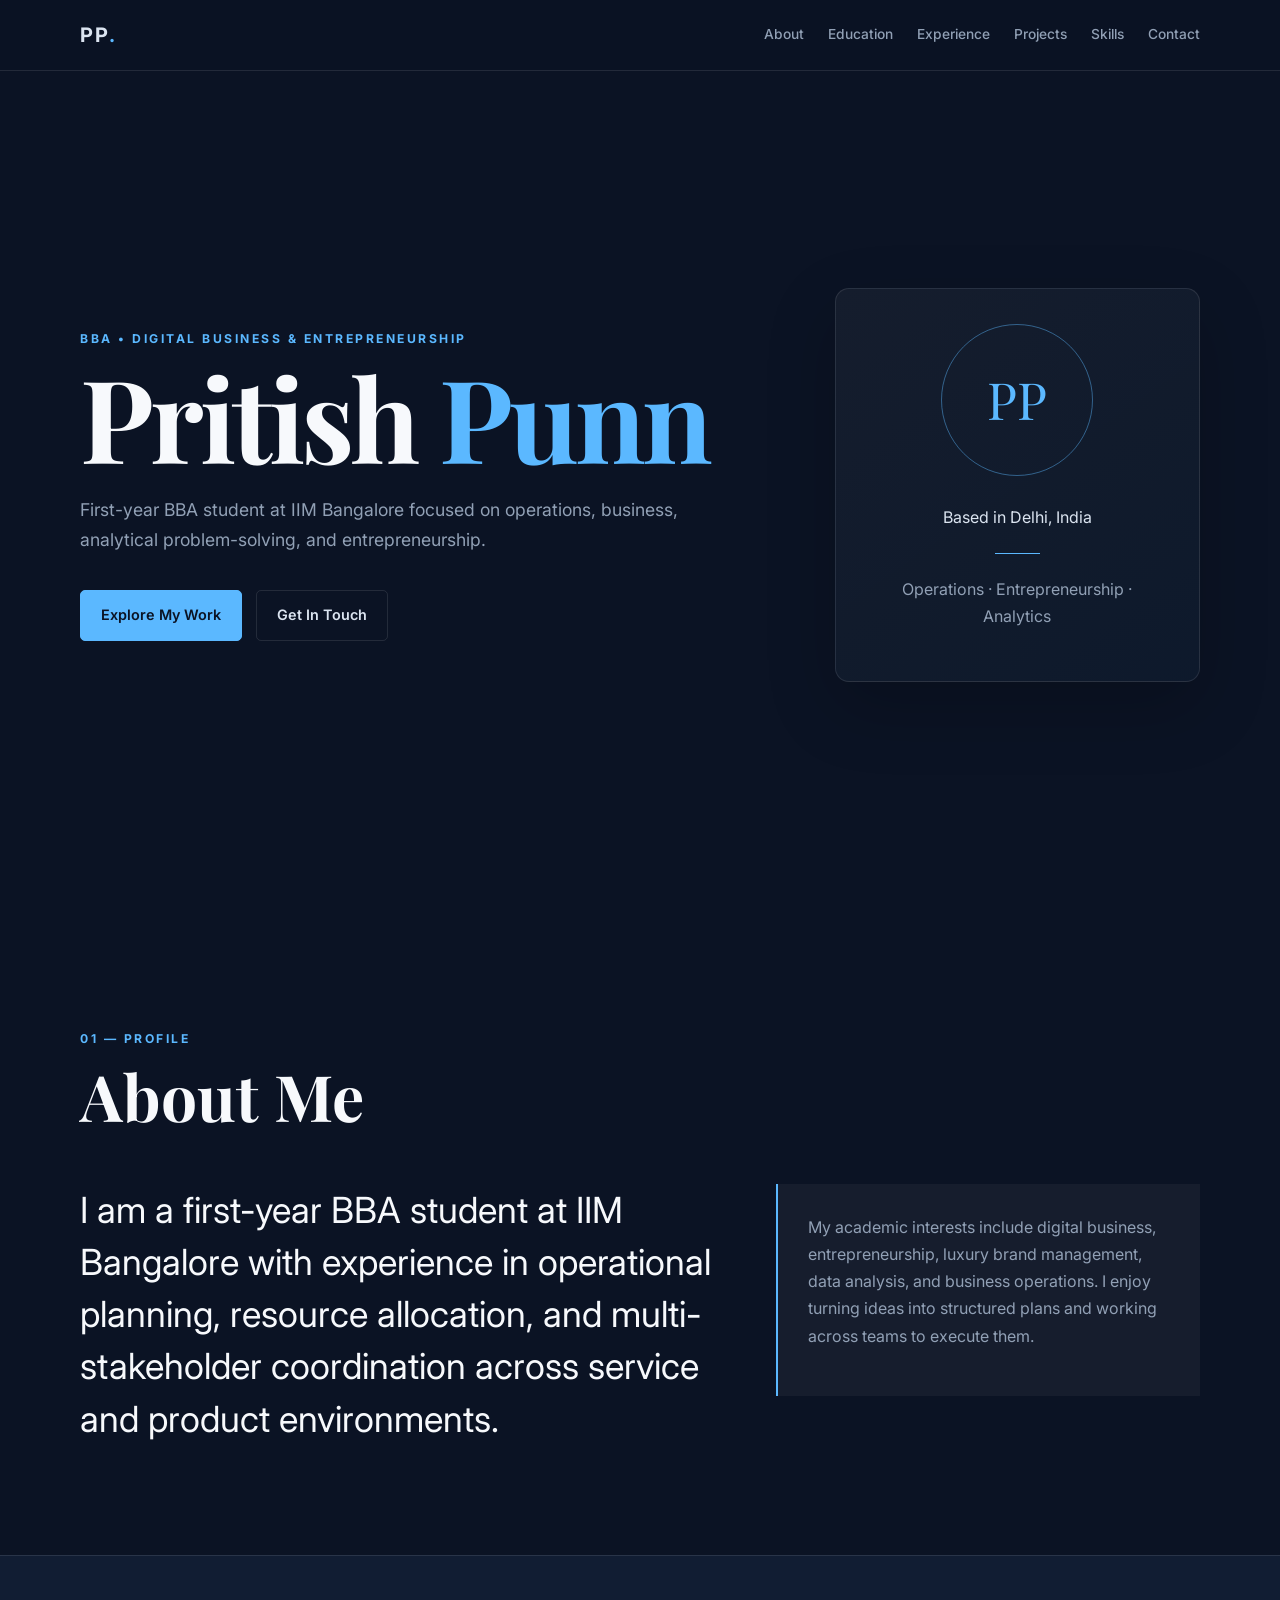
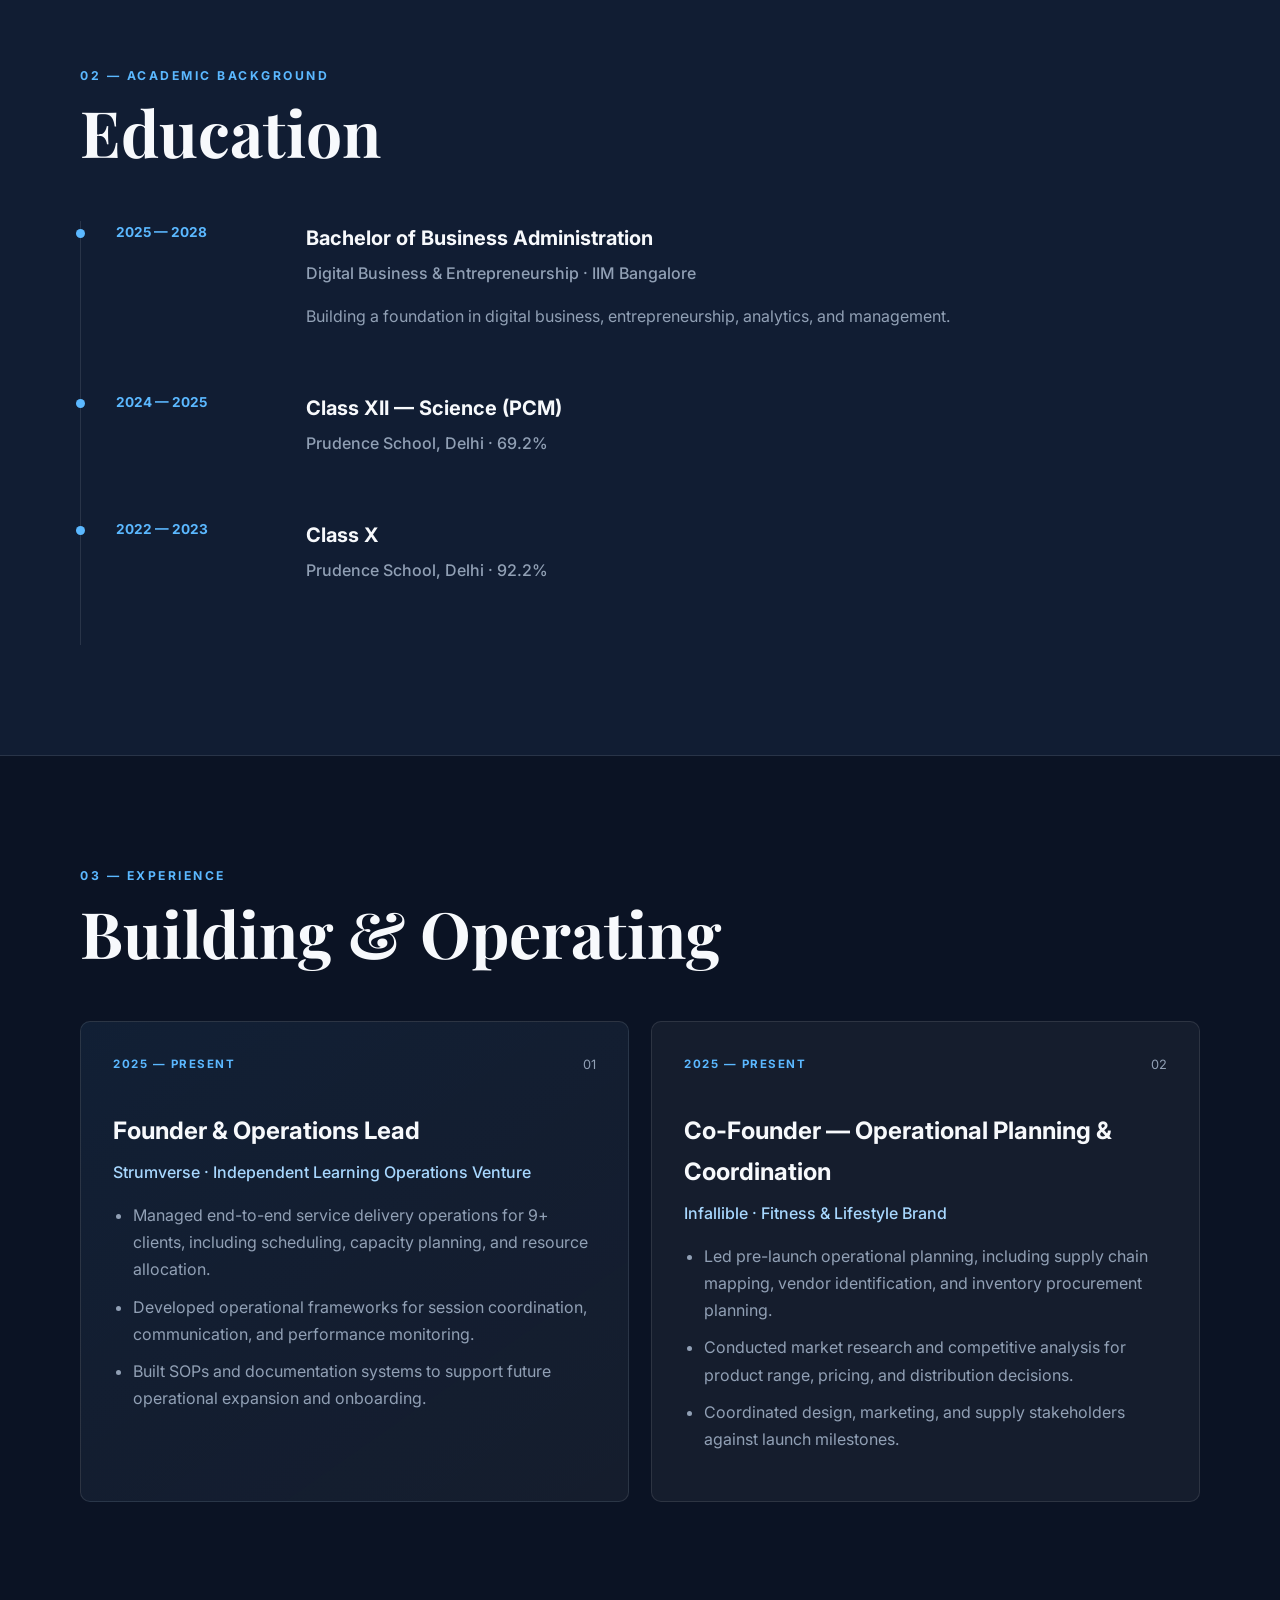
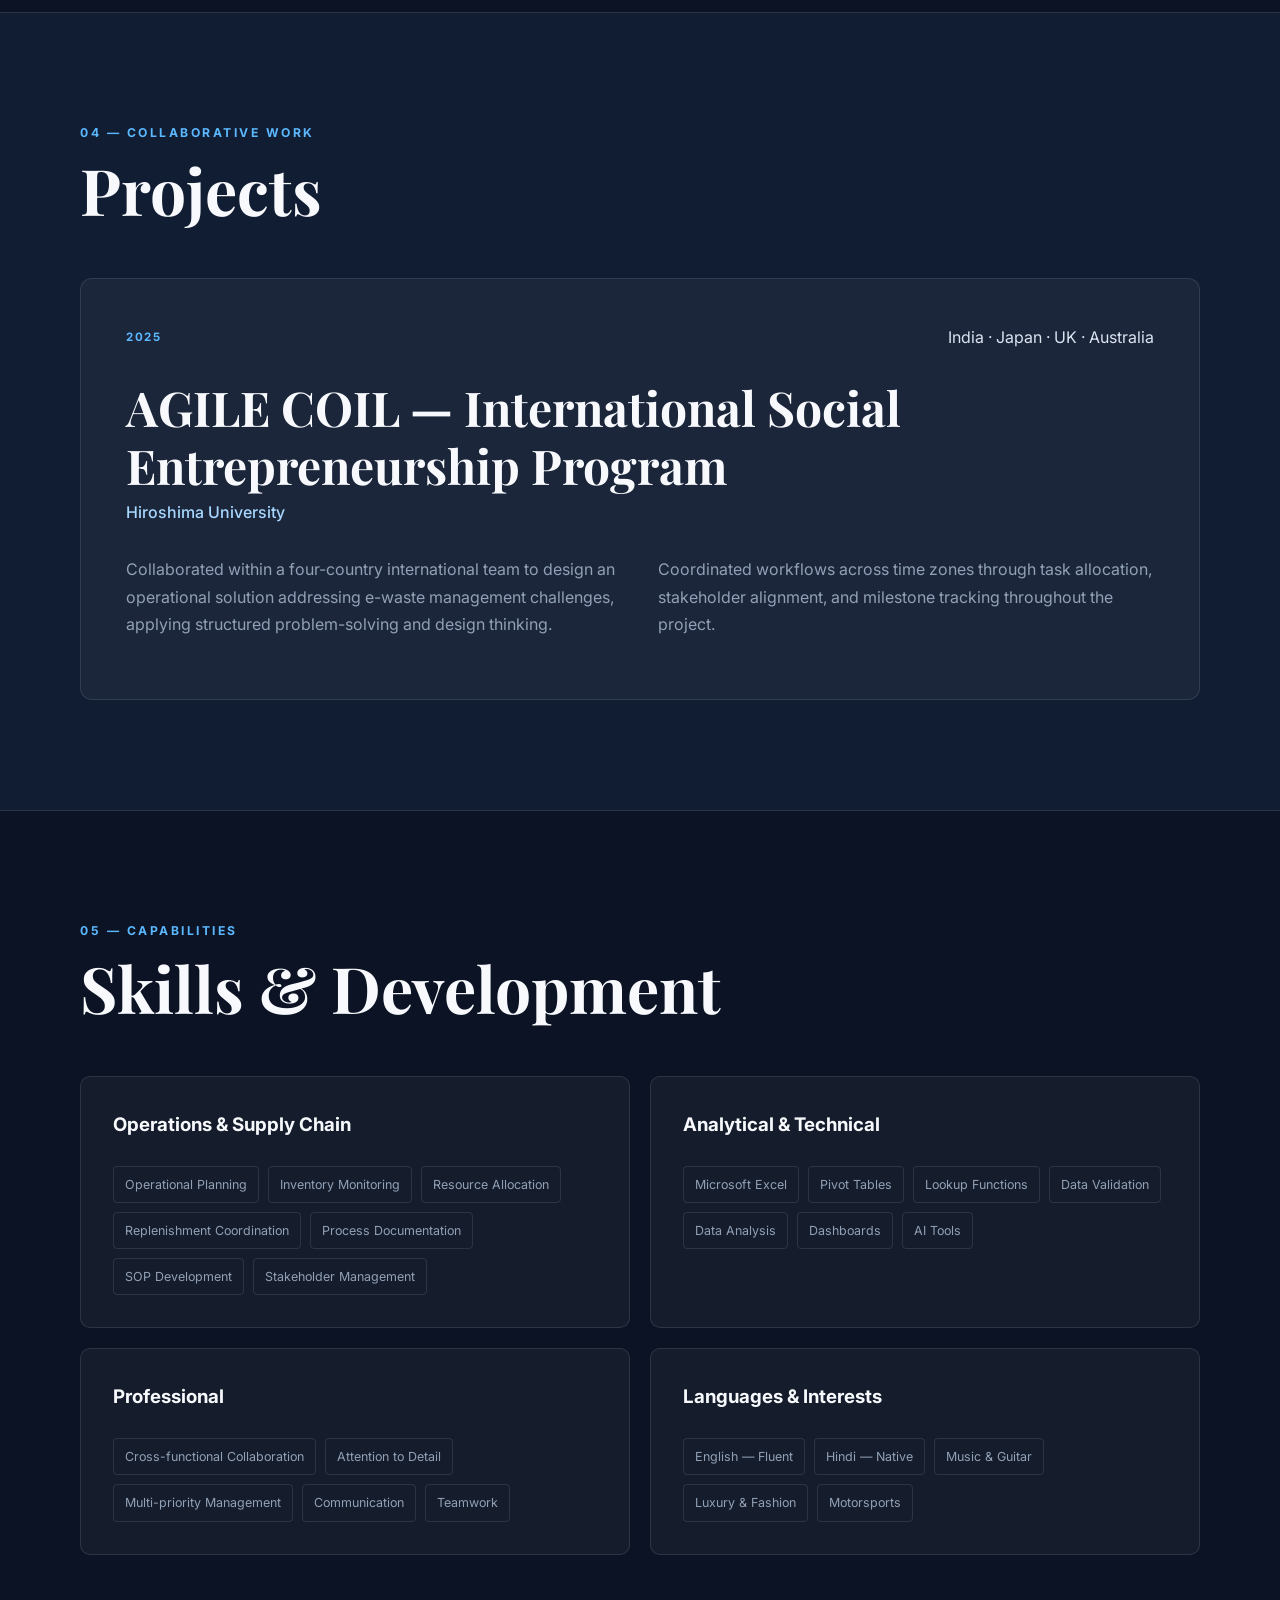
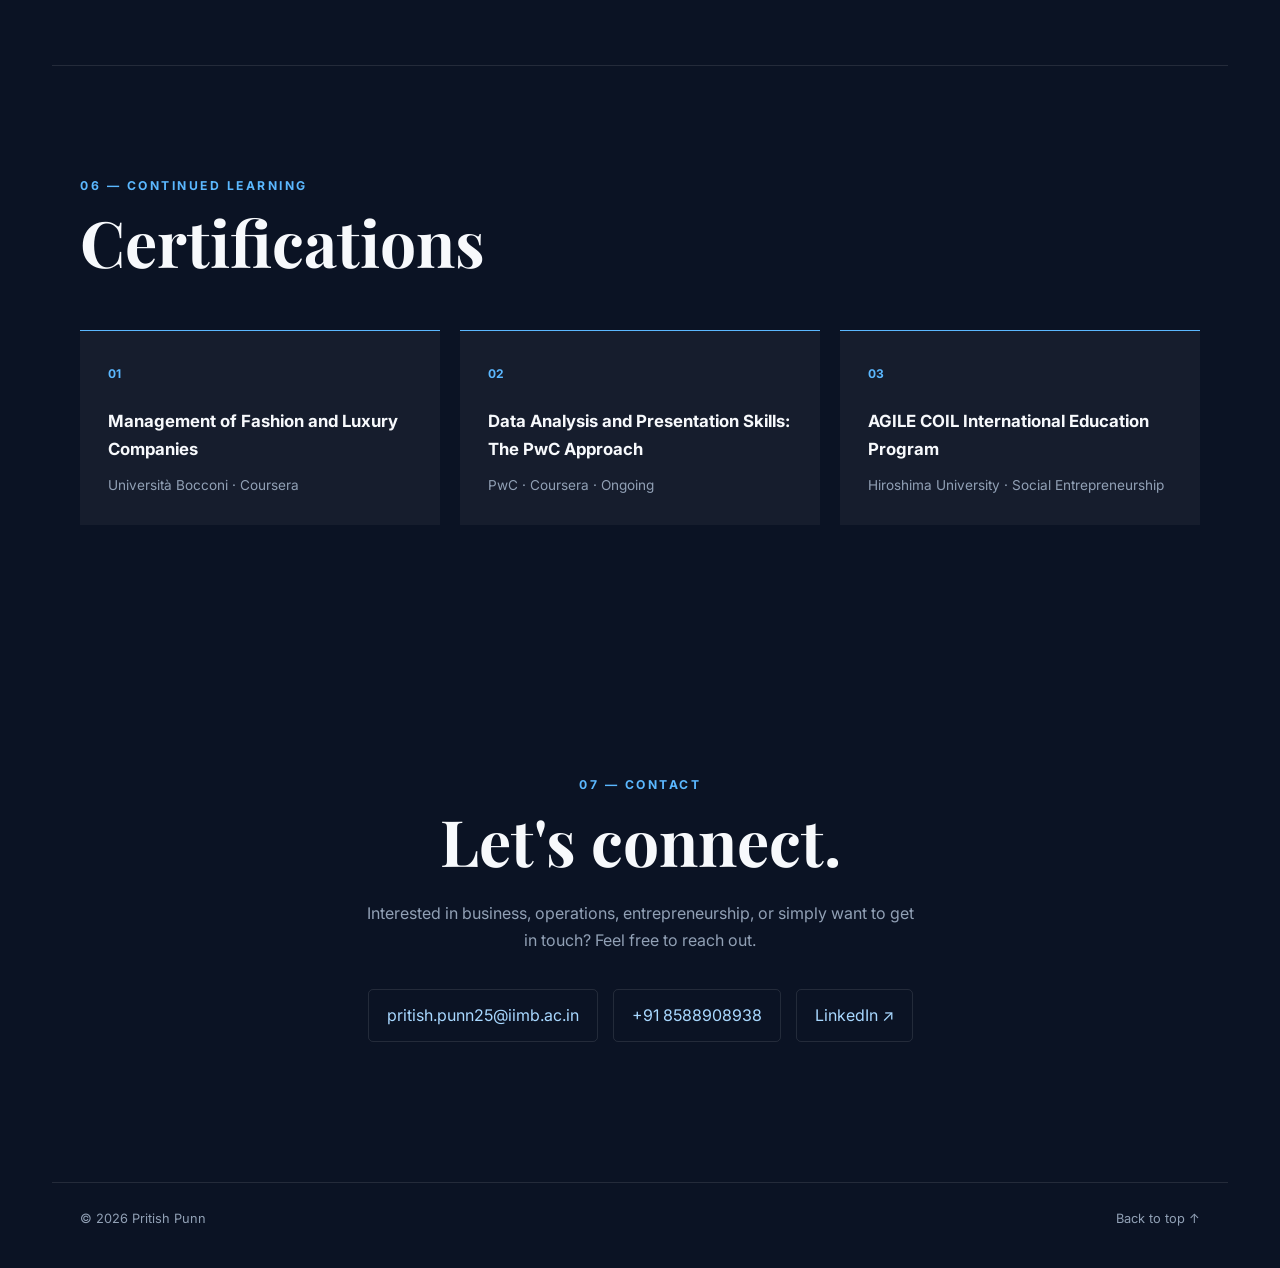
<file: index.html>
<!DOCTYPE html>
<html lang="en">
<head>
    <meta charset="UTF-8">
    <meta name="viewport" content="width=device-width, initial-scale=1.0">
    <meta name="description" content="Portfolio and resume website of Pritish Punn.">
    <title>Pritish Punn | Resume & Portfolio</title>
    <link rel="preconnect" href="https://fonts.googleapis.com">
    <link rel="preconnect" href="https://fonts.gstatic.com" crossorigin>
    <link href="https://fonts.googleapis.com/css2?family=Inter:wght@400;500;600;700&family=Playfair+Display:wght@600;700&display=swap" rel="stylesheet">
    <link rel="stylesheet" href="style.css">
</head>

<body>
    <header class="site-header">
        <nav class="navbar">
            <a class="brand" href="#home">PP<span>.</span></a>

            <div class="nav-links">
                <a href="#about">About</a>
                <a href="#education">Education</a>
                <a href="#experience">Experience</a>
                <a href="#projects">Projects</a>
                <a href="#skills">Skills</a>
                <a href="#contact">Contact</a>
            </div>
        </nav>
    </header>

    <main>
        <section id="home" class="hero section">
            <div class="hero-content">
                <p class="eyebrow">BBA • Digital Business & Entrepreneurship</p>
                <h1>Pritish <span>Punn</span></h1>
                <p class="hero-description">
                    First-year BBA student at IIM Bangalore focused on operations,
                    business, analytical problem-solving, and entrepreneurship.
                </p>

                <div class="hero-buttons">
                    <a class="button button-primary" href="#experience">Explore My Work</a>
                    <a class="button button-secondary" href="#contact">Get In Touch</a>
                </div>
            </div>

            <div class="hero-card">
                <div class="profile-mark">PP</div>
                <p>Based in Delhi, India</p>
                <div class="mini-line"></div>
                <p class="muted">Operations · Entrepreneurship · Analytics</p>
            </div>
        </section>

        <section id="about" class="section">
            <div class="section-heading">
                <p class="eyebrow">01 — Profile</p>
                <h2>About Me</h2>
            </div>

            <div class="about-grid">
                <p class="large-copy">
                    I am a first-year BBA student at IIM Bangalore with experience
                    in operational planning, resource allocation, and multi-stakeholder
                    coordination across service and product environments.
                </p>

                <div class="info-card">
                    <p>
                        My academic interests include digital business, entrepreneurship,
                        luxury brand management, data analysis, and business operations.
                        I enjoy turning ideas into structured plans and working across
                        teams to execute them.
                    </p>
                </div>
            </div>
        </section>

        <section id="education" class="section alt-section">
            <div class="section-heading">
                <p class="eyebrow">02 — Academic Background</p>
                <h2>Education</h2>
            </div>

            <div class="timeline">
                <article class="timeline-item">
                    <span class="year">2025 — 2028</span>
                    <div>
                        <h3>Bachelor of Business Administration</h3>
                        <p class="institution">Digital Business & Entrepreneurship · IIM Bangalore</p>
                        <p>Building a foundation in digital business, entrepreneurship, analytics, and management.</p>
                    </div>
                </article>

                <article class="timeline-item">
                    <span class="year">2024 — 2025</span>
                    <div>
                        <h3>Class XII — Science (PCM)</h3>
                        <p class="institution">Prudence School, Delhi · 69.2%</p>
                    </div>
                </article>

                <article class="timeline-item">
                    <span class="year">2022 — 2023</span>
                    <div>
                        <h3>Class X</h3>
                        <p class="institution">Prudence School, Delhi · 92.2%</p>
                    </div>
                </article>
            </div>
        </section>

        <section id="experience" class="section">
            <div class="section-heading">
                <p class="eyebrow">03 — Experience</p>
                <h2>Building & Operating</h2>
            </div>

            <div class="cards-grid">
                <article class="experience-card featured-card">
                    <div class="card-top">
                        <span class="tag">2025 — Present</span>
                        <span class="card-number">01</span>
                    </div>
                    <h3>Founder & Operations Lead</h3>
                    <p class="company">Strumverse · Independent Learning Operations Venture</p>
                    <ul>
                        <li>Managed end-to-end service delivery operations for 9+ clients, including scheduling, capacity planning, and resource allocation.</li>
                        <li>Developed operational frameworks for session coordination, communication, and performance monitoring.</li>
                        <li>Built SOPs and documentation systems to support future operational expansion and onboarding.</li>
                    </ul>
                </article>

                <article class="experience-card">
                    <div class="card-top">
                        <span class="tag">2025 — Present</span>
                        <span class="card-number">02</span>
                    </div>
                    <h3>Co-Founder — Operational Planning & Coordination</h3>
                    <p class="company">Infallible · Fitness & Lifestyle Brand</p>
                    <ul>
                        <li>Led pre-launch operational planning, including supply chain mapping, vendor identification, and inventory procurement planning.</li>
                        <li>Conducted market research and competitive analysis for product range, pricing, and distribution decisions.</li>
                        <li>Coordinated design, marketing, and supply stakeholders against launch milestones.</li>
                    </ul>
                </article>
            </div>
        </section>

        <section id="projects" class="section alt-section">
            <div class="section-heading">
                <p class="eyebrow">04 — Collaborative Work</p>
                <h2>Projects</h2>
            </div>

            <article class="project-card">
                <div class="project-meta">
                    <span class="tag">2025</span>
                    <span>India · Japan · UK · Australia</span>
                </div>
                <h3>AGILE COIL — International Social Entrepreneurship Program</h3>
                <p class="institution">Hiroshima University</p>
                <div class="project-content">
                    <p>
                        Collaborated within a four-country international team to design
                        an operational solution addressing e-waste management challenges,
                        applying structured problem-solving and design thinking.
                    </p>
                    <p>
                        Coordinated workflows across time zones through task allocation,
                        stakeholder alignment, and milestone tracking throughout the project.
                    </p>
                </div>
            </article>
        </section>

        <section id="skills" class="section">
            <div class="section-heading">
                <p class="eyebrow">05 — Capabilities</p>
                <h2>Skills & Development</h2>
            </div>

            <div class="skills-grid">
                <article class="skill-card">
                    <h3>Operations & Supply Chain</h3>
                    <div class="skill-list">
                        <span>Operational Planning</span>
                        <span>Inventory Monitoring</span>
                        <span>Resource Allocation</span>
                        <span>Replenishment Coordination</span>
                        <span>Process Documentation</span>
                        <span>SOP Development</span>
                        <span>Stakeholder Management</span>
                    </div>
                </article>

                <article class="skill-card">
                    <h3>Analytical & Technical</h3>
                    <div class="skill-list">
                        <span>Microsoft Excel</span>
                        <span>Pivot Tables</span>
                        <span>Lookup Functions</span>
                        <span>Data Validation</span>
                        <span>Data Analysis</span>
                        <span>Dashboards</span>
                        <span>AI Tools</span>
                    </div>
                </article>

                <article class="skill-card">
                    <h3>Professional</h3>
                    <div class="skill-list">
                        <span>Cross-functional Collaboration</span>
                        <span>Attention to Detail</span>
                        <span>Multi-priority Management</span>
                        <span>Communication</span>
                        <span>Teamwork</span>
                    </div>
                </article>

                <article class="skill-card">
                    <h3>Languages & Interests</h3>
                    <div class="skill-list">
                        <span>English — Fluent</span>
                        <span>Hindi — Native</span>
                        <span>Music & Guitar</span>
                        <span>Luxury & Fashion</span>
                        <span>Motorsports</span>
                    </div>
                </article>
            </div>
        </section>

        <section class="section credentials-section">
            <div class="section-heading">
                <p class="eyebrow">06 — Continued Learning</p>
                <h2>Certifications</h2>
            </div>

            <div class="cert-grid">
                <div class="cert-item">
                    <span>01</span>
                    <h3>Management of Fashion and Luxury Companies</h3>
                    <p>Università Bocconi · Coursera</p>
                </div>
                <div class="cert-item">
                    <span>02</span>
                    <h3>Data Analysis and Presentation Skills: The PwC Approach</h3>
                    <p>PwC · Coursera · Ongoing</p>
                </div>
                <div class="cert-item">
                    <span>03</span>
                    <h3>AGILE COIL International Education Program</h3>
                    <p>Hiroshima University · Social Entrepreneurship</p>
                </div>
            </div>
        </section>

        <section id="contact" class="section contact-section">
            <p class="eyebrow">07 — Contact</p>
            <h2>Let's connect.</h2>
            <p class="contact-copy">
                Interested in business, operations, entrepreneurship, or simply want
                to get in touch? Feel free to reach out.
            </p>

            <div class="contact-links">
                <a href="mailto:pritish.punn25@iimb.ac.in">pritish.punn25@iimb.ac.in</a>
                <a href="tel:+918588908938">+91 8588908938</a>
                <a href="https://www.linkedin.com/in/pritish-punn" target="_blank" rel="noopener">LinkedIn ↗</a>
            </div>
        </section>
    </main>

    <footer class="footer">
        <p>© 2026 Pritish Punn</p>
        <a href="#home">Back to top ↑</a>
    </footer>
</body>
</html>
</file>
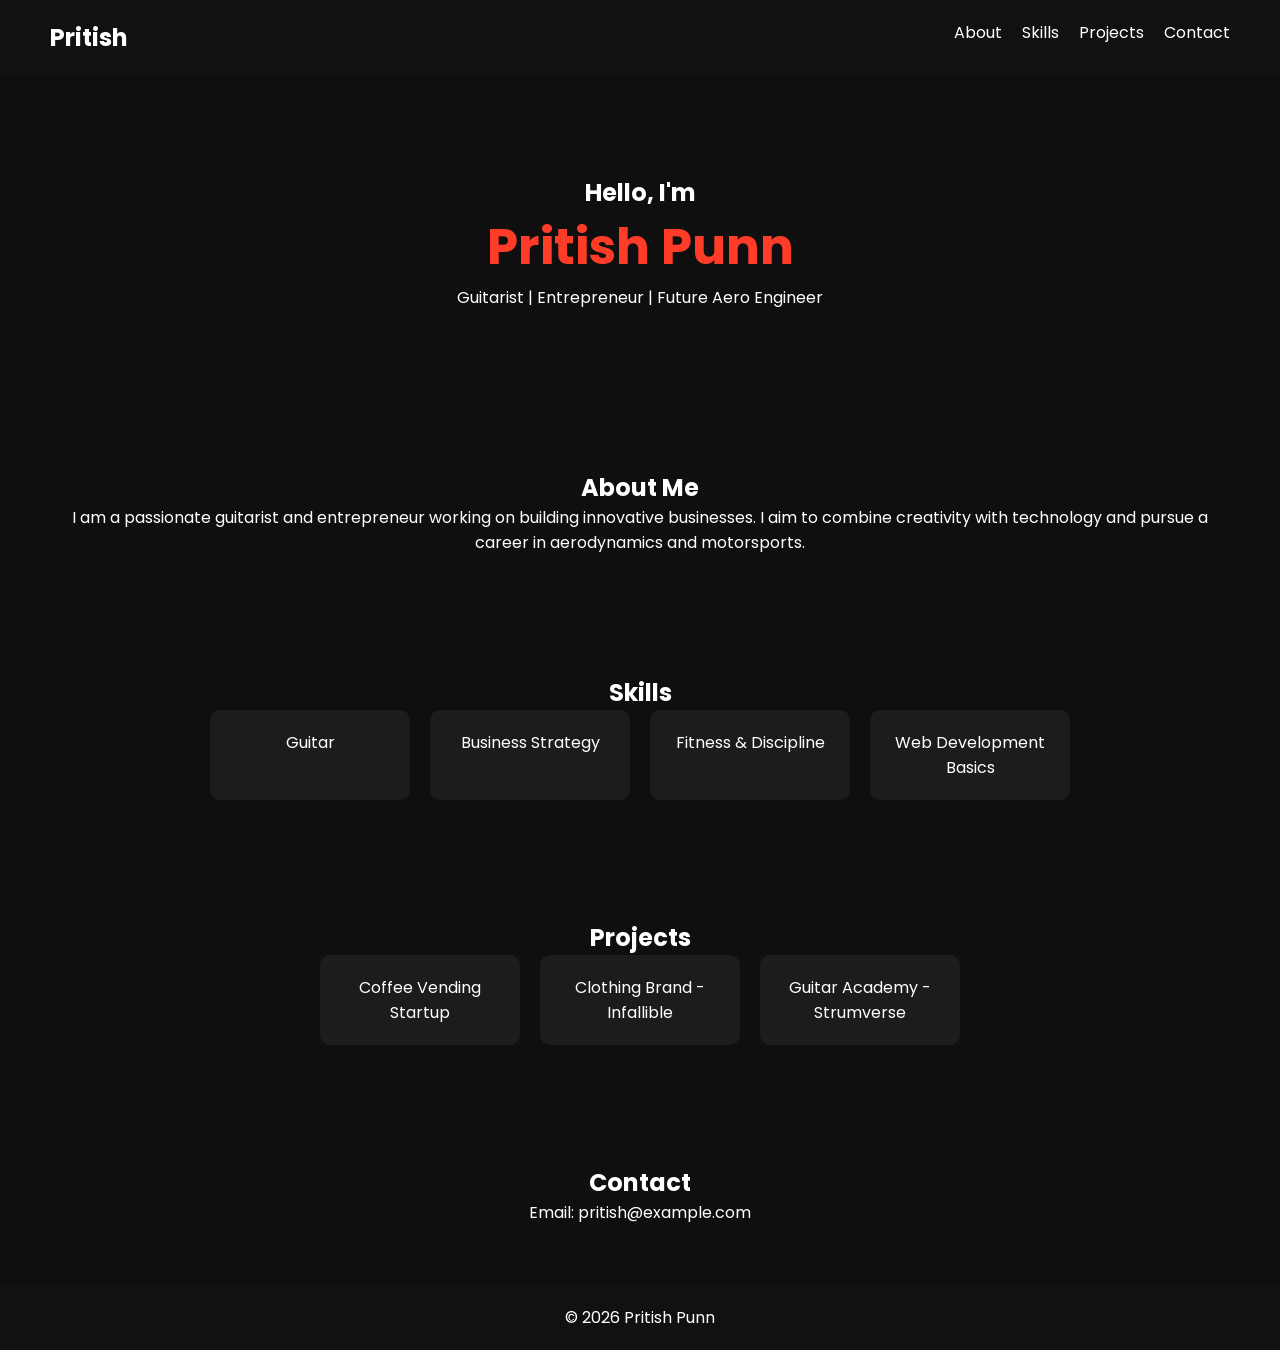
<file: resume-project-0/index.html>
<!DOCTYPE html>
<html lang="en">
<head>
    <meta charset="UTF-8">
    <meta name="viewport" content="width=device-width, initial-scale=1.0">
    <title>Pritish | Portfolio</title>
    <link rel="stylesheet" href="style.css">

    <!-- Google Font -->
    <link href="https://fonts.googleapis.com/css2?family=Poppins:wght@300;500;700&display=swap" rel="stylesheet">
</head>
<body>

<!-- Navbar -->
<nav>
    <h1>Pritish</h1>
    <ul>
        <li><a href="#about">About</a></li>
        <li><a href="#skills">Skills</a></li>
        <li><a href="#projects">Projects</a></li>
        <li><a href="#contact">Contact</a></li>
    </ul>
</nav>

<!-- Hero Section -->
<header class="hero">
    <h2>Hello, I'm</h2>
    <h1>Pritish Punn</h1>
    <p>Guitarist | Entrepreneur | Future Aero Engineer</p>
</header>

<!-- About -->
<section id="about">
    <h2>About Me</h2>
    <p>
        I am a passionate guitarist and entrepreneur working on building innovative businesses.
        I aim to combine creativity with technology and pursue a career in aerodynamics and motorsports.
    </p>
</section>

<!-- Skills -->
<section id="skills">
    <h2>Skills</h2>
    <div class="card-container">
        <div class="card">Guitar</div>
        <div class="card">Business Strategy</div>
        <div class="card">Fitness & Discipline</div>
        <div class="card">Web Development Basics</div>
    </div>
</section>

<!-- Projects -->
<section id="projects">
    <h2>Projects</h2>
    <div class="card-container">
        <div class="card">Coffee Vending Startup</div>
        <div class="card">Clothing Brand - Infallible</div>
        <div class="card">Guitar Academy - Strumverse</div>
    </div>
</section>

<!-- Contact -->
<section id="contact">
    <h2>Contact</h2>
    <p>Email: pritish@example.com</p>
</section>

<footer>
    <p>© 2026 Pritish Punn</p>
</footer>

</body>
</html>
</file>
<file: style.css>
/* ================================
   PRITISH PUNN — RESUME WEBSITE
   CSS Module Project
   ================================ */

/* ---------- Color & spacing variables ---------- */
:root {
    --navy: #0b1324;
    --navy-light: #111d33;
    --blue: #5bb8ff;
    --blue-soft: #a8d8ff;
    --white: #f7f9fc;
    --text: #dbe4f0;
    --muted: #91a0b5;
    --border: rgba(255, 255, 255, 0.10);
    --card: rgba(255, 255, 255, 0.045);
    --max-width: 1120px;
}

/* ---------- Element selectors ---------- */
html {
    scroll-behavior: smooth;
}

body {
    margin: 0;
    background: var(--navy);
    color: var(--text);
    font-family: "Inter", Arial, sans-serif;
    line-height: 1.7;
}

h1, h2, h3, p {
    margin-top: 0;
}

h1, h2, h3 {
    color: var(--white);
}

a {
    color: inherit;
    text-decoration: none;
}

ul {
    padding-left: 20px;
}

li {
    margin-bottom: 10px;
}

/* ---------- Header / navigation ---------- */
.site-header {
    position: sticky;
    top: 0;
    z-index: 100;
    background: rgba(11, 19, 36, 0.88);
    border-bottom: 1px solid var(--border);
    backdrop-filter: blur(14px);
}

.navbar {
    max-width: var(--max-width);
    margin: auto;
    padding: 18px 28px;
    display: flex;
    align-items: center;
    justify-content: space-between;
}

.brand {
    font-size: 1.25rem;
    font-weight: 700;
    letter-spacing: 2px;
}

.brand span {
    color: var(--blue);
}

.nav-links {
    display: flex;
    align-items: center;
    gap: 24px;
}

.nav-links a {
    color: var(--muted);
    font-size: 0.86rem;
    font-weight: 500;
    transition: color 0.25s ease;
}

.nav-links a:hover {
    color: var(--blue);
}

/* ---------- Shared section styles ---------- */
.section {
    max-width: var(--max-width);
    margin: auto;
    padding: 110px 28px;
}

.alt-section {
    max-width: none;
    padding-left: max(28px, calc((100% - var(--max-width)) / 2));
    padding-right: max(28px, calc((100% - var(--max-width)) / 2));
    background: var(--navy-light);
    border-top: 1px solid var(--border);
    border-bottom: 1px solid var(--border);
}

.section-heading {
    margin-bottom: 55px;
}

.eyebrow {
    margin-bottom: 12px;
    color: var(--blue);
    font-size: 0.76rem;
    font-weight: 700;
    letter-spacing: 2.5px;
    text-transform: uppercase;
}

.section-heading h2,
.contact-section h2 {
    margin-bottom: 0;
    font-family: "Playfair Display", Georgia, serif;
    font-size: clamp(2.4rem, 5vw, 4rem);
    line-height: 1.05;
}

/* ---------- Hero ---------- */
.hero {
    min-height: 72vh;
    display: grid;
    grid-template-columns: 1.5fr 0.8fr;
    align-items: center;
    gap: 70px;
    padding-top: 90px;
}

.hero h1 {
    max-width: 800px;
    margin-bottom: 24px;
    font-family: "Playfair Display", Georgia, serif;
    font-size: clamp(4rem, 9vw, 7.5rem);
    line-height: 0.95;
    letter-spacing: -4px;
}

.hero h1 span {
    color: var(--blue);
}

.hero-description {
    max-width: 670px;
    color: var(--muted);
    font-size: 1.1rem;
}

.hero-buttons {
    display: flex;
    flex-wrap: wrap;
    gap: 14px;
    margin-top: 35px;
}

.button {
    display: inline-block;
    padding: 12px 20px;
    border: 1px solid var(--border);
    border-radius: 5px;
    font-size: 0.9rem;
    font-weight: 600;
    transition: transform 0.25s ease, background 0.25s ease;
}

.button:hover {
    transform: translateY(-3px);
}

.button-primary {
    background: var(--blue);
    color: var(--navy);
    border-color: var(--blue);
}

.button-secondary:hover {
    background: var(--card);
}

.hero-card {
    padding: 35px;
    border: 1px solid var(--border);
    background: linear-gradient(145deg, var(--card), rgba(91, 184, 255, 0.04));
    border-radius: 14px;
    text-align: center;
    box-shadow: 0 25px 70px rgba(0, 0, 0, 0.2);
}

.profile-mark {
    width: 150px;
    height: 150px;
    margin: 0 auto 28px;
    display: grid;
    place-items: center;
    border: 1px solid rgba(91, 184, 255, 0.45);
    border-radius: 50%;
    color: var(--blue);
    font-family: "Playfair Display", Georgia, serif;
    font-size: 3.2rem;
}

.mini-line {
    width: 45px;
    height: 1px;
    margin: 22px auto;
    background: var(--blue);
}

.muted {
    color: var(--muted);
}

/* ---------- About ---------- */
.about-grid {
    display: grid;
    grid-template-columns: 1.2fr 0.8fr;
    gap: 60px;
    align-items: start;
}

.large-copy {
    margin: 0;
    color: var(--white);
    font-size: clamp(1.5rem, 3vw, 2.25rem);
    line-height: 1.45;
}

.info-card {
    padding: 30px;
    border-left: 2px solid var(--blue);
    background: var(--card);
    color: var(--muted);
}

/* ---------- Education timeline ---------- */
.timeline {
    border-left: 1px solid var(--border);
}

.timeline-item {
    position: relative;
    display: grid;
    grid-template-columns: 150px 1fr;
    gap: 40px;
    padding: 0 0 45px 35px;
}

.timeline-item::before {
    content: "";
    position: absolute;
    top: 8px;
    left: -5px;
    width: 9px;
    height: 9px;
    border-radius: 50%;
    background: var(--blue);
}

.year {
    color: var(--blue);
    font-size: 0.85rem;
    font-weight: 700;
}

.timeline-item h3 {
    margin-bottom: 5px;
    font-size: 1.25rem;
}

.timeline-item p {
    color: var(--muted);
}

/* ---------- Experience cards ---------- */
.cards-grid {
    display: grid;
    grid-template-columns: repeat(2, 1fr);
    gap: 22px;
}

.experience-card,
.skill-card {
    padding: 32px;
    border: 1px solid var(--border);
    border-radius: 10px;
    background: var(--card);
    transition: transform 0.25s ease, border-color 0.25s ease;
}

.experience-card:hover,
.skill-card:hover {
    transform: translateY(-5px);
    border-color: rgba(91, 184, 255, 0.45);
}

.featured-card {
    background: linear-gradient(145deg, rgba(91, 184, 255, 0.08), var(--card));
}

.card-top,
.project-meta {
    display: flex;
    align-items: center;
    justify-content: space-between;
    gap: 20px;
}

.tag {
    display: inline-block;
    color: var(--blue);
    font-size: 0.72rem;
    font-weight: 700;
    letter-spacing: 1.5px;
    text-transform: uppercase;
}

.card-number {
    color: var(--muted);
    font-size: 0.8rem;
}

.experience-card h3 {
    margin: 35px 0 7px;
    font-size: 1.5rem;
}

.company,
.institution {
    color: var(--blue-soft);
    font-weight: 500;
}

.experience-card li {
    color: var(--muted);
}

/* ---------- Project ---------- */
.project-card {
    padding: 45px;
    border: 1px solid var(--border);
    border-radius: 12px;
    background: var(--card);
}

.project-card h3 {
    max-width: 800px;
    margin: 28px 0 5px;
    font-family: "Playfair Display", Georgia, serif;
    font-size: clamp(1.8rem, 4vw, 3rem);
    line-height: 1.2;
}

.project-content {
    display: grid;
    grid-template-columns: repeat(2, 1fr);
    gap: 35px;
    margin-top: 30px;
    color: var(--muted);
}

/* ---------- Skills ---------- */
.skills-grid {
    display: grid;
    grid-template-columns: repeat(2, 1fr);
    gap: 20px;
}

.skill-card h3 {
    margin-bottom: 25px;
}

.skill-list {
    display: flex;
    flex-wrap: wrap;
    gap: 9px;
}

.skill-list span {
    padding: 7px 11px;
    border: 1px solid var(--border);
    border-radius: 4px;
    color: var(--muted);
    font-size: 0.78rem;
}

/* ---------- Certifications ---------- */
.credentials-section {
    border-top: 1px solid var(--border);
}

.cert-grid {
    display: grid;
    grid-template-columns: repeat(3, 1fr);
    gap: 20px;
}

.cert-item {
    padding: 28px;
    border-top: 1px solid var(--blue);
    background: var(--card);
}

.cert-item > span {
    color: var(--blue);
    font-size: 0.75rem;
    font-weight: 700;
}

.cert-item h3 {
    margin: 20px 0 10px;
    font-size: 1.05rem;
}

.cert-item p {
    margin: 0;
    color: var(--muted);
    font-size: 0.85rem;
}

/* ---------- Contact ---------- */
.contact-section {
    text-align: center;
    padding-top: 140px;
    padding-bottom: 140px;
}

.contact-copy {
    max-width: 560px;
    margin: 25px auto 35px;
    color: var(--muted);
}

.contact-links {
    display: flex;
    justify-content: center;
    flex-wrap: wrap;
    gap: 15px;
}

.contact-links a {
    padding: 12px 18px;
    border: 1px solid var(--border);
    border-radius: 5px;
    color: var(--blue-soft);
    transition: background 0.25s ease, transform 0.25s ease;
}

.contact-links a:hover {
    background: var(--card);
    transform: translateY(-3px);
}

/* ---------- Footer ---------- */
.footer {
    display: flex;
    justify-content: space-between;
    gap: 20px;
    max-width: var(--max-width);
    margin: auto;
    padding: 25px 28px;
    border-top: 1px solid var(--border);
    color: var(--muted);
    font-size: 0.8rem;
}

.footer a:hover {
    color: var(--blue);
}

/* ---------- Responsive design ---------- */
@media (max-width: 850px) {
    .nav-links {
        display: none;
    }

    .hero,
    .about-grid,
    .cards-grid,
    .project-content,
    .skills-grid,
    .cert-grid {
        grid-template-columns: 1fr;
    }

    .hero {
        min-height: auto;
        padding-top: 80px;
    }

    .hero-card {
        max-width: 360px;
    }

    .timeline-item {
        grid-template-columns: 1fr;
        gap: 5px;
    }
}

@media (max-width: 520px) {
    .section {
        padding-top: 75px;
        padding-bottom: 75px;
    }

    .hero h1 {
        font-size: 4rem;
        letter-spacing: -2px;
    }

    .project-card,
    .experience-card,
    .skill-card {
        padding: 24px;
    }

    .footer {
        flex-direction: column;
    }
}
</file>
<file: resume-project-0/style.css>
/* Reset */
* {
    margin: 0;
    padding: 0;
    box-sizing: border-box;
}

/* Body */
body {
    font-family: 'Poppins', sans-serif;
    background-color: #0f0f0f;
    color: white;
}

/* Navbar */
nav {
    display: flex;
    justify-content: space-between;
    padding: 20px 50px;
    background: #111;
}

nav ul {
    display: flex;
    list-style: none;
}

nav ul li {
    margin-left: 20px;
}

nav a {
    text-decoration: none;
    color: white;
    transition: 0.3s;
}

nav a:hover {
    color: #ff3c28;
}

/* Hero */
.hero {
    text-align: center;
    padding: 100px 20px;
}

.hero h1 {
    font-size: 50px;
    color: #ff3c28;
}

/* Sections */
section {
    padding: 60px 50px;
    text-align: center;
}

/* Cards */
.card-container {
    display: flex;
    justify-content: center;
    gap: 20px;
    flex-wrap: wrap;
}

.card {
    background: #1c1c1c;
    padding: 20px;
    border-radius: 10px;
    width: 200px;
    transition: 0.3s;
}

.card:hover {
    transform: scale(1.05);
    background: #ff3c28;
}

/* Footer */
footer {
    text-align: center;
    padding: 20px;
    background: #111;
}
</file>
